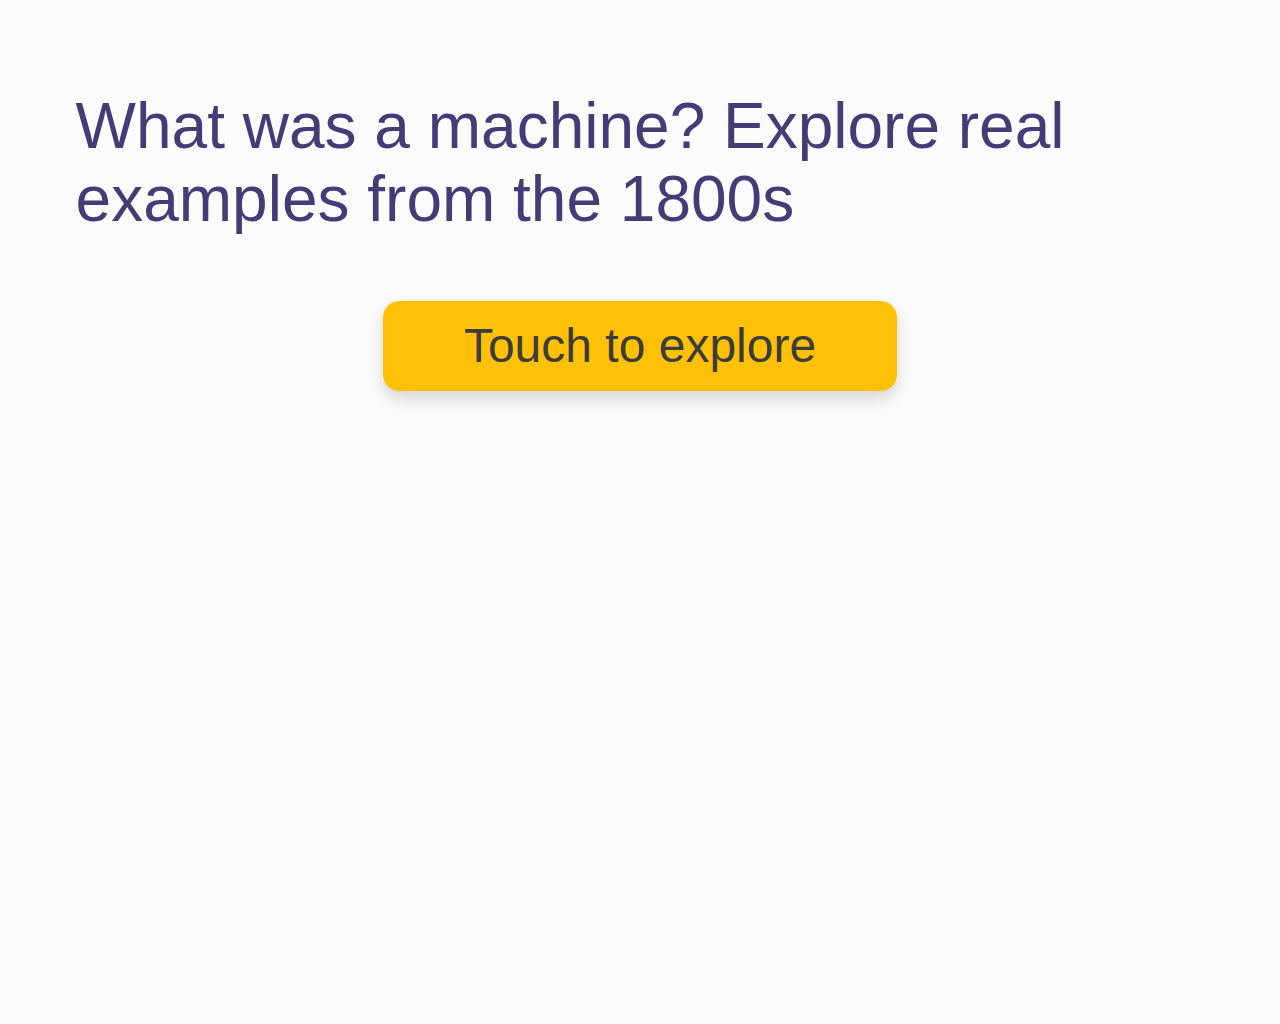
<file: index.html>
<!DOCTYPE html>
<meta charset="utf-8">
<title>What was a machine?</title>
<link rel="stylesheet" type="text/css" href="./static/style/bootstrap.min.css">
<link rel="stylesheet" type="text/css" href="./static/style/exhibition.css">

<body>
    <div name="dataFrame" class="slide"></div>

    <script src="./static/modules/htl.js"></script>
    <script src="./static/modules/d3.js"></script>
    <script type="module">

        import { Runtime, Library, Inspector } from "./static/core/runtime.js";
        import notebook from "./slide1/82e833971798fb6a@27.js";

        const runtime = new Runtime(
            new Library(name => {
                switch (name) {
                    case "htl@0.3.1": return htl;
                }
            })
        );

        // Show the output of the “chart” and “viewof replay” cells in the DIV elements
        // with the corresponding name.
        const main = runtime.module(notebook, name => {
            console.log(name)
            if (["dataFrame",].includes(name)) {
                return new Inspector(document.querySelector(`[name='${name}']`));
            }
        });

        // Redefine the “data” cell to use our CSV file (in the same format).
        // main.redefine("data", d3.csv("./cities.csv", d3.autoType));

        // Redefine the “k” cell to disable tweening between keyframes. (This dataset is
        // already interpolated.)
        // main.redefine("k", 1);

    </script>
</body>

</html>
</file>
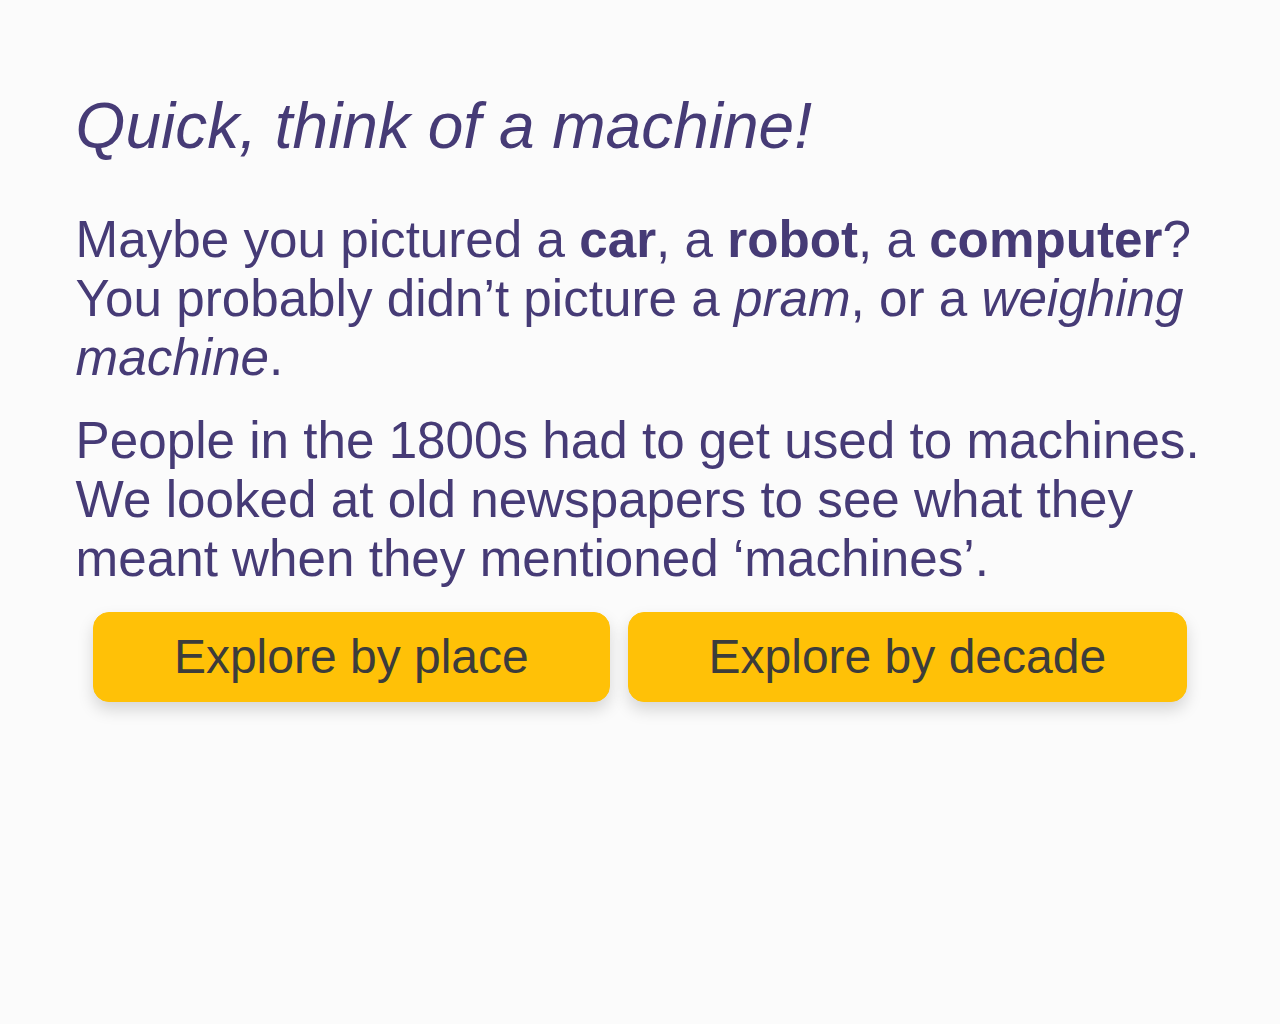
<file: slide2.html>
<!DOCTYPE html>
<meta charset="utf-8">
<title>Quick, think of a machine!</title>
<link rel="stylesheet" type="text/css" href="./static/style/bootstrap.min.css">
<link rel="stylesheet" type="text/css" href="./static/style/exhibition.css">

<body>
    <div name="dataFrame" class="slide"></div>

    <script src="./static/modules/htl.js"></script>
    <script type="module">

        import { Runtime, Library, Inspector } from "./static/core/runtime.js";
        import notebook from "./slide2/eabf8ab27939911d@33.js";

        const runtime = new Runtime(
            new Library(name => {
                switch (name) {
                    case "htl@0.3.1": return htl;
                }
            })
        );

        // Show the output of the “chart” and “viewof replay” cells in the DIV elements
        // with the corresponding name.
        const main = runtime.module(notebook, name => {
            console.log(name)
            if (["dataFrame",].includes(name)) {
                return new Inspector(document.querySelector(`[name='${name}']`));
            }
        });

        // Redefine the “data” cell to use our CSV file (in the same format).
        // main.redefine("data", d3.csv("./cities.csv", d3.autoType));

        // Redefine the “k” cell to disable tweening between keyframes. (This dataset is
        // already interpolated.)
        // main.redefine("k", 1);

    </script>
</body>

</html>
</file>
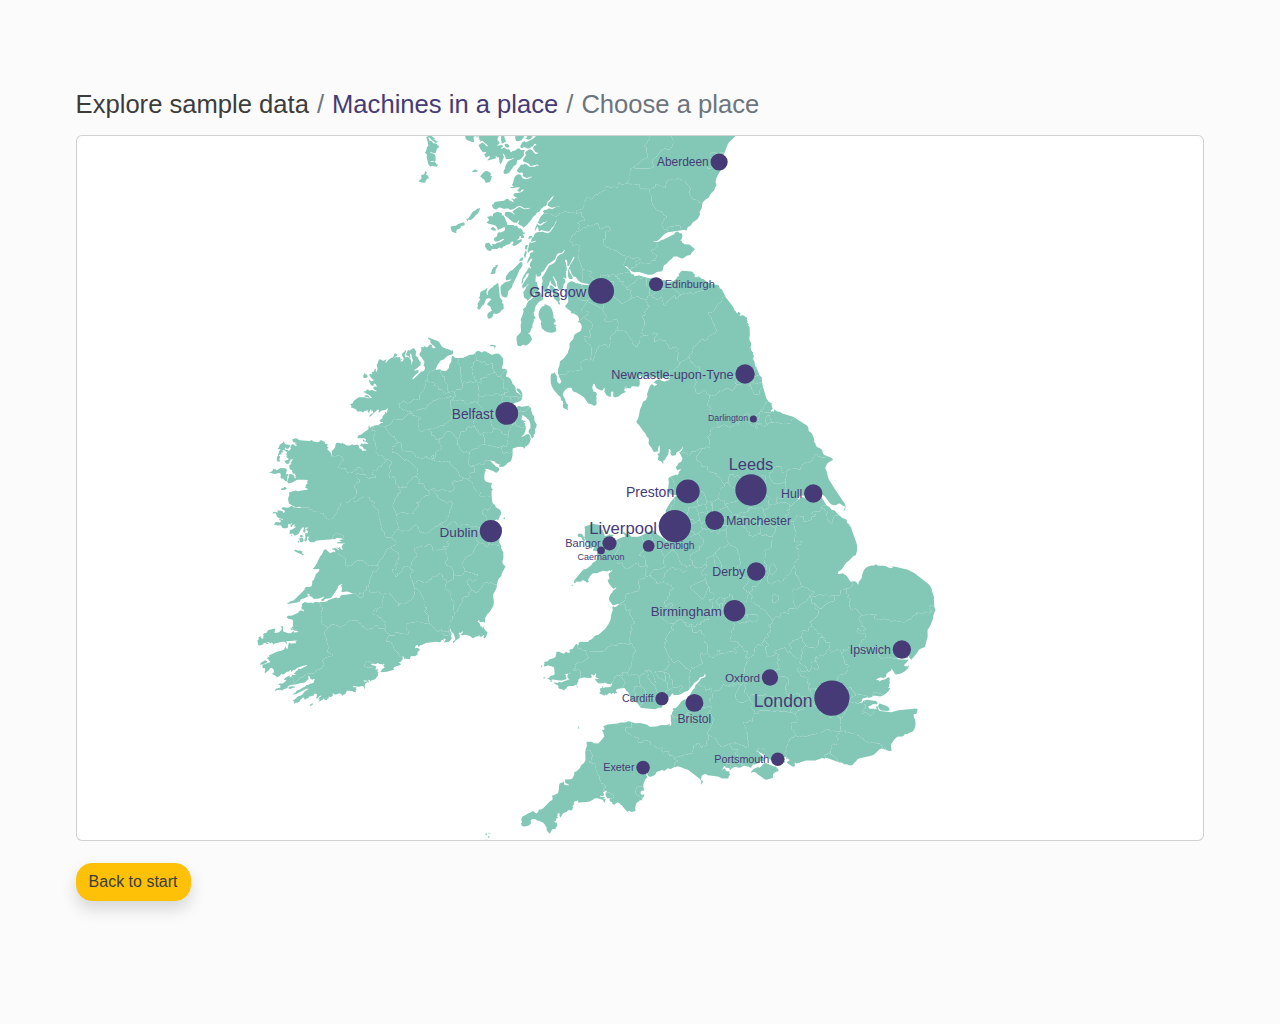
<file: slide3.html>
<!DOCTYPE html>
<meta charset="utf-8">

<head>
    <title>Machines in a place</title>
    <link rel="stylesheet" type="text/css" href="./static/style/bootstrap.min.css">
    <link rel="stylesheet" type="text/css" href="./static/style/exhibition.css">
</head>


<body>
    <div class="slide">
        <div name="crumb"></div>
        <div name="viewof place"></div>
        <div name="dataFrame"></div>
        <div name="toStart"></div>
        <div name="counter"></div>
    </div>

    <script src="./static/modules/htl.js"></script>
    <script src="./static/modules/d3.js"></script>
    <script src="./static/modules/d3-selection.js"></script>
    <script src="./static/modules/d3-geo.js"></script>
    <script src="./static/modules/turf.js"></script>
    <script type="module">

        import { Runtime, Library, Inspector } from "./static/core/runtime.js";
        import notebook from "./slide3/90f4145dcdc95506@609.js";

        const runtime = new Runtime(
            new Library(name => {
                console.log(name)
                switch (name) {
                    case "d3": return d3;
                    case "d3-selection@2": return d3;
                    case "d3-geo@3": return d3;
                    case "htl@0.3.1": return htl;
                    // case "@turf@6.5.0": return turf;
                }
            })
        );

        // Show the output of the “chart” and “viewof replay” cells in the DIV elements
        // with the corresponding name.
        const main = runtime.module(notebook, name => {
            console.log(name)
            if (["crumb", "viewof place", "dataFrame", "toStart"].includes(name)) {
                return new Inspector(document.querySelector(`[name='${name}']`));
            }
        });

        // Redefine the “data” cell to use our CSV file (in the same format).
        // main.redefine("data", d3.csv("./cities.csv", d3.autoType));

        // Redefine the “k” cell to disable tweening between keyframes. (This dataset is
        // already interpolated.)
        // main.redefine("k", 1);

    </script>

</body>

</html>
</file>
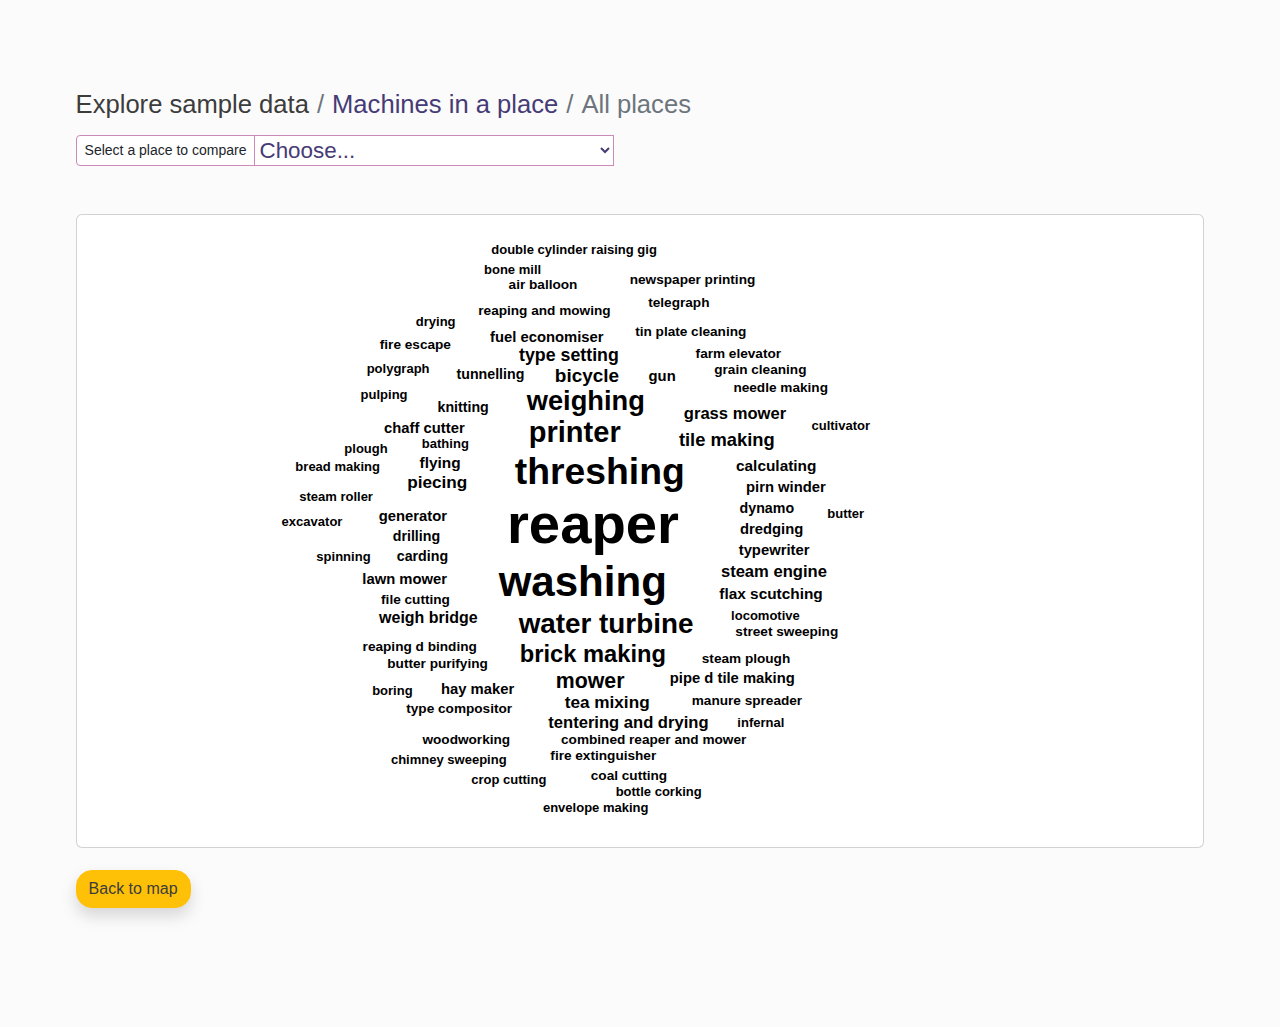
<file: slide4.html>
<!DOCTYPE html>
<meta charset="utf-8">

<head>
    <title>Machines in a place</title>
    <link rel="stylesheet" type="text/css" href="./static/style/bootstrap.min.css">
    <link rel="stylesheet" type="text/css" href="./static/style/exhibition.css">
</head>


<body>
    <div class="slide">
        <div name="crumb"></div>
        <div name="viewof place"></div>
        <div name="dataFrame"></div>
        <div name="toMap"></div>
    </div>

    <script src="./static/modules/htl.js"></script>
    <script src="./static/modules/d3.js"></script>
    <script src="./static/modules/d3-selection.js"></script>
    <script src="./static/modules/highcharts.js"></script>
    <script src="./static/modules/wordcloud.js"></script>
    <script src="./static/modules/inputs.js"></script>

    <script type="module">

        import { Runtime, Library, Inspector } from "./static/core/runtime.js";
        import notebook from "./slide4/9e39c41960fbda2a@374.js";

        const runtime = new Runtime(
            new Library(name => {
                console.log("library:", name)
                switch (name) {
                    case "d3": return d3;
                    case "d3-selection@2": return d3;
                    // case "d3-array@3": return d3;
                    case "@observablehq/inputs@0.10.4": return Inputs;
                    case "highcharts@10.2.0": return Highcharts;
                    case "highcharts@10.2.0/modules/wordcloud.js": return Highcharts;
                    case "htl@0.3.1": return htl;
                    case "@observablehq/inputs": return Inputs;
                }
            })
        );

        // Show the output of the “chart” and “viewof replay” cells in the DIV elements
        // with the corresponding name.
        const main = runtime.module(notebook, name => {
            console.log("cell name:", name)
            if (["crumb", "viewof place", "dataFrame", "toMap"].includes(name)) {
                return new Inspector(document.querySelector(`[name='${name}']`));
            }
        });

        // Redefine the “data” cell to use our CSV file (in the same format).
        // main.redefine("data", d3.csv("./cities.csv", d3.autoType));

        // Redefine the “k” cell to disable tweening between keyframes. (This dataset is
        // already interpolated.)
        // main.redefine("k", 1);

    </script>
</body>

</html>
</file>
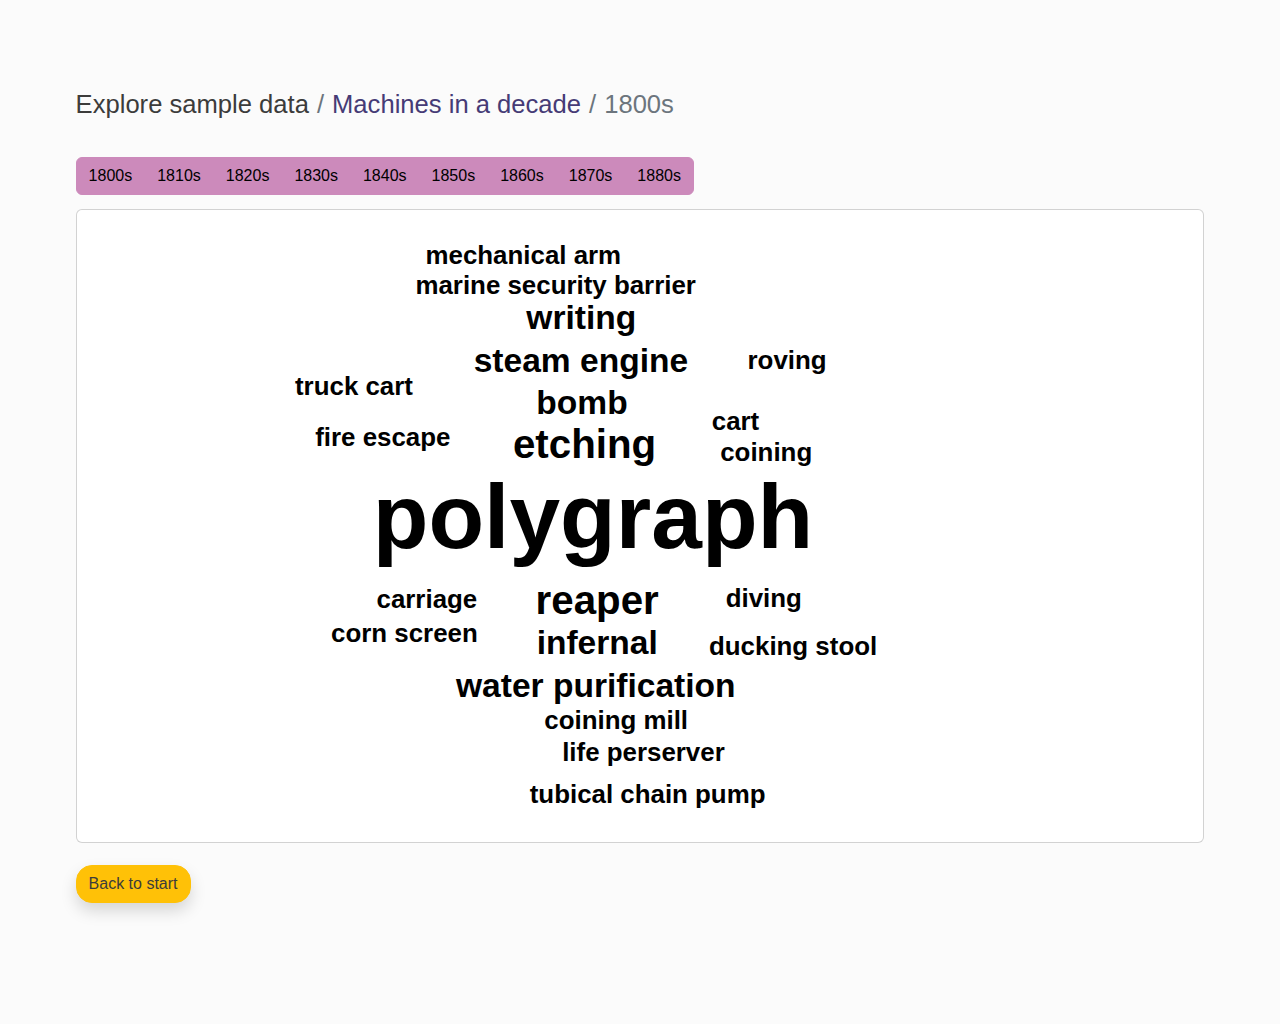
<file: slide5.html>
<!DOCTYPE html>
<meta charset="utf-8">

<head>
    <title>Machines in a decade</title>
    <link rel="stylesheet" type="text/css" href="./static/style/bootstrap.min.css">
    <link rel="stylesheet" type="text/css" href="./static/style/exhibition.css">
</head>


<body>
    <div class="slide">
        <div name="crumb"></div>
        <div name="viewof decade"></div>
        <div name="dataFrame"></div>
        <div name="toStart"></div>
    </div>

    <script src="./static/modules/htl.js"></script>
    <script src="./static/modules/d3.js"></script>
    <script src="./static/modules/d3-selection.js"></script>
    <script src="./static/modules/highcharts.js"></script>
    <script src="./static/modules/wordcloud.js"></script>
    <script src="./static/modules/inputs.js"></script>

    <script type="module">

        import { Runtime, Library, Inspector } from "./static/core/runtime.js";
        import notebook from "./slide5/c2ceaa128d318e96@136.js";

        const runtime = new Runtime(
            new Library(name => {
                console.log("library:", name)
                switch (name) {
                    case "d3": return d3;
                    case "d3-selection@2": return d3;
                    // case "d3-array@3": return d3;
                    case "@observablehq/inputs@0.10.4": return Inputs;
                    case "highcharts@10.2.0": return Highcharts;
                    case "highcharts@10.2.0/modules/wordcloud.js": return Highcharts;
                    case "htl@0.3.1": return htl;
                    case "@observablehq/inputs": return Inputs;
                }
            })
        );

        // Show the output of the “chart” and “viewof replay” cells in the DIV elements
        // with the corresponding name.
        const main = runtime.module(notebook, name => {
            console.log("cell name:", name)
            if (["crumb", "viewof decade", "dataFrame", "toStart"].includes(name)) {
                return new Inspector(document.querySelector(`[name='${name}']`));
            }
        });

        // Redefine the “data” cell to use our CSV file (in the same format).
        // main.redefine("data", d3.csv("./cities.csv", d3.autoType));

        // Redefine the “k” cell to disable tweening between keyframes. (This dataset is
        // already interpolated.)
        // main.redefine("k", 1);

    </script>
</body>

</html>
</file>
<file: static/style/exhibition.css>
/*
This file can be copied from
https://observablehq.com/@kallewesterling/lwm-accidents-flow?collection=@kallewesterling/lwm-prototypes#css
*/

/* EXPORT PECULIARITIES */

.observablehq--function,
.observablehq--collapsed,
.observablehq--inspect {
    display: none;
}

body {
    height: 100%;
    overflow: hidden;
    background-color: #FBFBFB;
}

body,
svg {
    font-family: 'GT Walsheim', 'Zen Kaku Gothic New', 'Century Gothic', sans-serif !important;
    font-weight: 500 !important;
}

#data-selector .input-group-text {
    background-color: white;
    /* #83c8b6; */
    border: 1px solid #cc8abb;
}

#data-selector select {
    background-color: white;
    border: 1px solid #cc8abb;
    height: 100% !important;
}

/* SLIDES */
.slide {
    width: calc(100% + 28px);
    margin: 0 -14px;
    padding: 7%;
    box-sizing: border-box;
    background: #FBFBFB;
    color: #463b76;
    min-height: 1024px;
    font-size: 5vw;
    line-height: 1.15;
    display: flex;
    align-items: center;
    flex-direction: column;
}

.highcharts-color-0,
.highcharts-color-1,
.highcharts-color-2,
.highcharts-color-3,
.highcharts-color-4,
.highcharts-color-5,
.highcharts-color-6,
.highcharts-color-7,
.highcharts-color-8,
.highcharts-color-9 {
    fill: black !important;
}

nav {
    font-size: 2vw !important;
    margin-bottom: 1rem;
}

.list-group-item.active {
    background-color: #83c8b6 !important;
    border-color: #71ad9c !important;
    font-weight: bold !important;
}

.btn-xl {
    font-size: 3rem;
    padding: 0.5rem 5rem;
}

#data-selector {
    margin-bottom: 2rem;
}

nav>ol {
    margin-block-end: 0px;
    margin-bottom: 0px;
}

.slide .card {
    font-size: 1.5vw !important;
}

.slide .card-header {
    font-weight: bold;
}

.slide .btn-light {
    border: 1px solid #cc8abb !important;
    background: #cc8abb !important;
}

.slide .btn-light:focus {
    border: 1px solid #662483 !important;
    background: #662483 !important;
    color: white;
}

.slide .btn-light:hover {
    border: 1px solid #662483 !important;
    background: #662483 !important;
    color: white;
}

.slide a {
    text-decoration: none !important;
    color: #3c3c3b !important;
}

.slide p,
.slide pre,
.slide img {
    max-width: 100%;
}

.slide--img {
    max-width: none;
    padding: 0;
}

.slide blockquote,
.slide ol,
.slide ul {
    max-width: none;
}

.slide>* {
    width: 100%;
}

.slide code {
    font-size: 80%;
}

.slide--code pre,
.slide--code code {
    font-size: 2.3vw;
}

.slide--code {
    color: rgb(27, 30, 35);
    background: rgb(247, 247, 249);
    border-bottom: solid 1px white;
}
</file>
